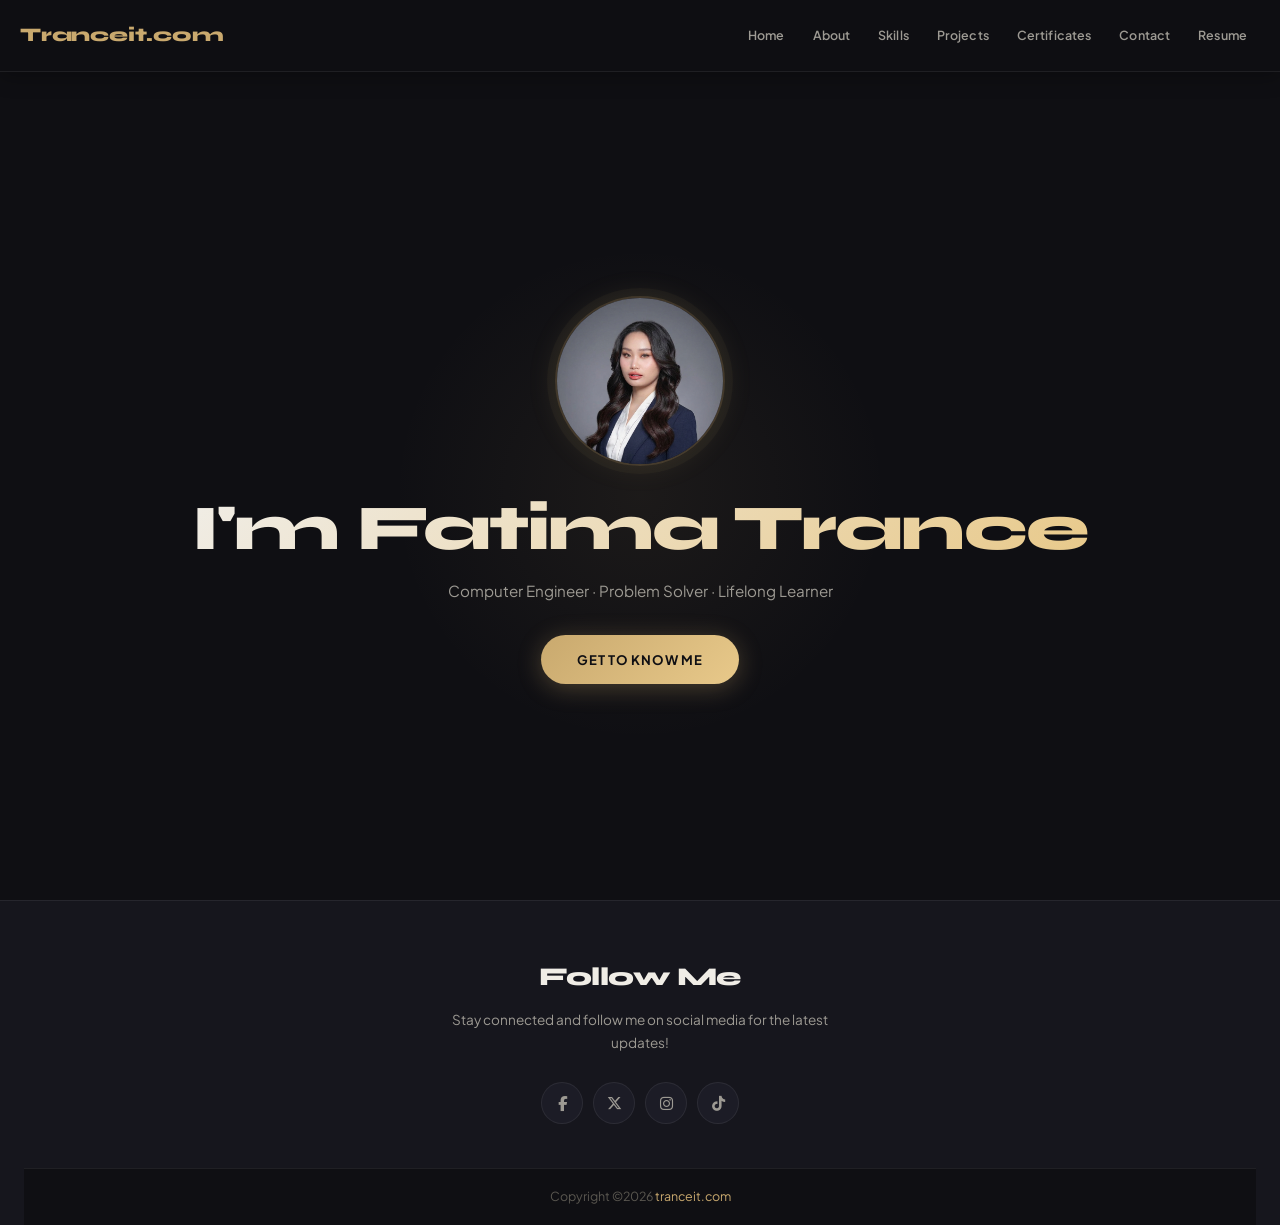
<file: index.html>
<!DOCTYPE html>
<html lang="en">
<head>
    <meta charset="UTF-8">
    <meta name="viewport" content="width=device-width, initial-scale=1.0">
    <title>Fatima Trance — Portfolio</title>
    <link rel="stylesheet" href="mainstyle.css">
    <link rel="stylesheet" href="https://cdnjs.cloudflare.com/ajax/libs/font-awesome/6.5.0/css/all.min.css">
</head>
<body class="indexbg">
    <nav>
        <h1 class="logo">Tranceit.com</h1>
        <a href="index.html">Home</a>
        <a href="Aboutme.html">About</a>
        <a href="skills.html">Skills</a>
        <a href="projects.html">Projects</a>
        <a href="Certs.html">Certificates</a>
        <a href="contacts.html">Contact</a>
        <a href="Trance, Maria Fatima B. - RESUME.pdf" download>Resume</a>
    </nav>

    <section class="start-container">
        <img class="img-start" src="Picture1.png" alt="Fatima Trance">
        <h1>I'm Fatima Trance</h1>
        <p>Computer Engineer · Problem Solver · Lifelong Learner</p>
        <a href="Aboutme.html">Get to know me</a>
    </section>

    <footer class="footer-container">
        <div class="footer-main">
            <h1 class="footer-div-h1">Follow Me</h1>
            <p>Stay connected and follow me on social media for the latest updates!</p>
            <div class="social-icons">
                <a href="https://www.facebook.com/fatima.trance.3" aria-label="Facebook"><i class="fab fa-facebook-f"></i></a>
                <a href="https://x.com/" aria-label="Twitter"><i class="fab fa-x-twitter"></i></a>
                <a href="https://www.instagram.com/huhahoooo/" aria-label="Instagram"><i class="fab fa-instagram"></i></a>
                <a href="https://www.tiktok.com/@......leee" aria-label="TikTok"><i class="fab fa-tiktok"></i></a>
            </div>
        </div>
        <div class="footer-bottom">
            <div class="copyright">Copyright ©2026 <a href="index.html">tranceit.com</a></div>
        </div>
    </footer>
</body>
</html>
</file>
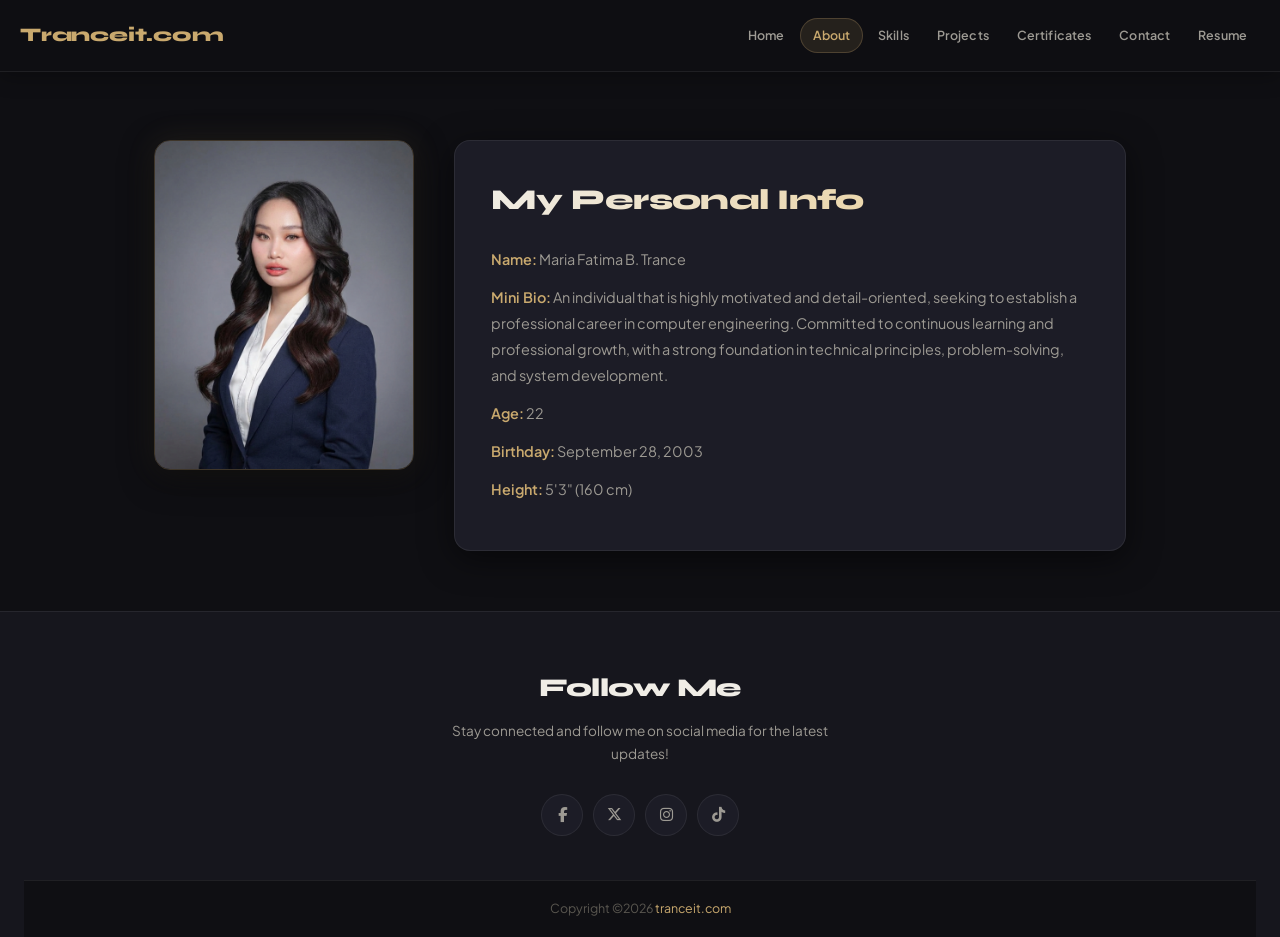
<file: Aboutme.html>
<!DOCTYPE html>
<html lang="en">
<head>
    <meta charset="UTF-8">
    <meta name="viewport" content="width=device-width, initial-scale=1.0">
    <title>About Me — Fatima Trance</title>
    <link rel="stylesheet" href="mainstyle.css">
    <link rel="stylesheet" href="https://cdnjs.cloudflare.com/ajax/libs/font-awesome/6.5.0/css/all.min.css">
</head>
<body class="aboutmebg">
    <nav>
        <h1 class="logo">Tranceit.com</h1>
        <a href="index.html">Home</a>
        <a class="selected-a" href="#">About</a>
        <a href="skills.html">Skills</a>
        <a href="projects.html">Projects</a>
        <a href="Certs.html">Certificates</a>
        <a href="contacts.html">Contact</a>
        <a href="Trance, Maria Fatima B. - RESUME.pdf" download>Resume</a>
    </nav>

    <main>
        <div class="info-img">
            <img class="img-about" src="Picture2.png" alt="Maria Fatima B. Trance">
            <section class="about-infobox">
                <h2>My Personal Info</h2>
                <p><b>Name:</b> Maria Fatima B. Trance</p>
                <p><b>Mini Bio:</b> An individual that is highly motivated and detail-oriented, seeking to establish a professional career in computer engineering. Committed to continuous learning and professional growth, with a strong foundation in technical principles, problem-solving, and system development.</p>
                <p><b>Age:</b> 22</p>
                <p><b>Birthday:</b> September 28, 2003</p>
                <p><b>Height:</b> 5'3" (160 cm)</p>
            </section>
        </div>
    </main>

    <footer class="footer-container">
        <div class="footer-main">
            <h1 class="footer-div-h1">Follow Me</h1>
            <p>Stay connected and follow me on social media for the latest updates!</p>
            <div class="social-icons">
                <a href="https://www.facebook.com/fatima.trance.3" aria-label="Facebook"><i class="fab fa-facebook-f"></i></a>
                <a href="https://x.com/" aria-label="Twitter"><i class="fab fa-x-twitter"></i></a>
                <a href="https://www.instagram.com/huhahoooo/" aria-label="Instagram"><i class="fab fa-instagram"></i></a>
                <a href="https://www.tiktok.com/@......leee" aria-label="TikTok"><i class="fab fa-tiktok"></i></a>
            </div>
        </div>
        <div class="footer-bottom">
            <div class="copyright">Copyright ©2026 <a href="index.html">tranceit.com</a></div>
        </div>
    </footer>
</body>
</html>
</file>
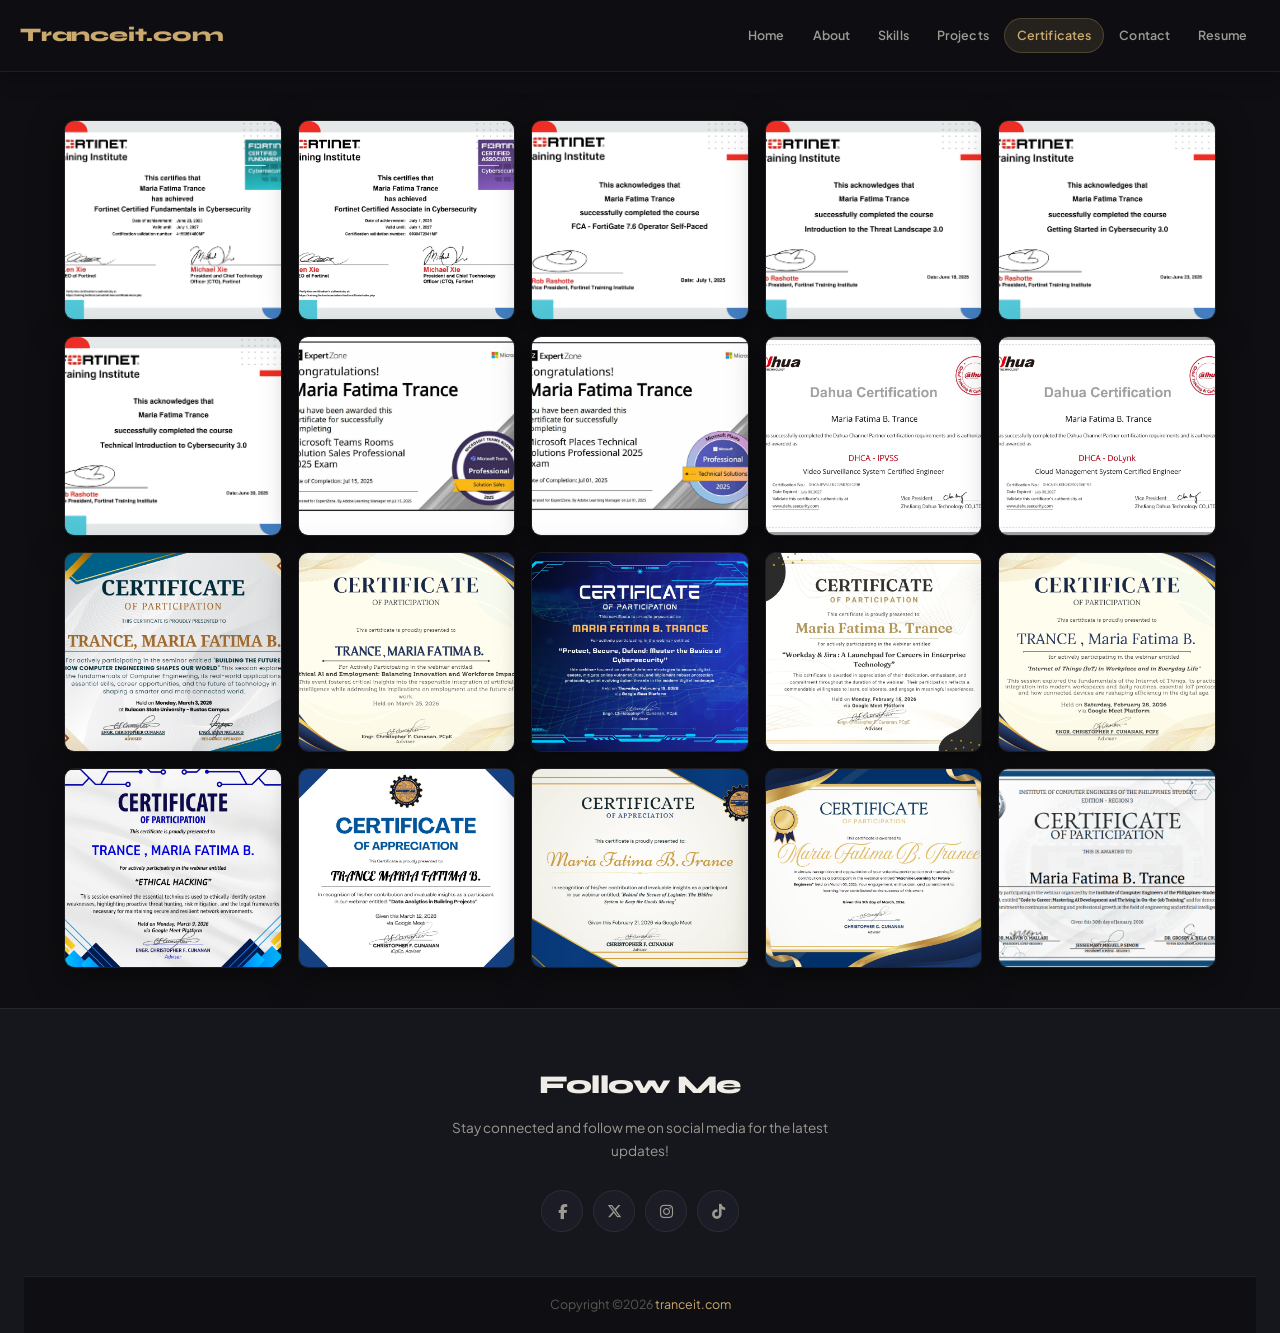
<file: Certs.html>
<!DOCTYPE html>
<html lang="en">
<head>
    <meta charset="UTF-8">
    <meta name="viewport" content="width=device-width, initial-scale=1.0">
    <title>Certificates — Fatima Trance</title>
    <link rel="stylesheet" href="mainstyle.css">
    <link rel="stylesheet" href="https://cdnjs.cloudflare.com/ajax/libs/font-awesome/6.5.0/css/all.min.css">
</head>
<body class="aboutmebg">
    <nav>
        <h1 class="logo">Tranceit.com</h1>
        <a href="index.html">Home</a>
        <a href="Aboutme.html">About</a>
        <a href="skills.html">Skills</a>
        <a href="projects.html">Projects</a>
        <a class="selected-a" href="#">Certificates</a>
        <a href="contacts.html">Contact</a>
        <a href="Trance, Maria Fatima B. - RESUME.pdf" download>Resume</a>
    </nav>

    <section class="img-section">
        <img class="img-cert" src="FCert (1).jpg" alt="Certificate 1">
        <img src="FCert (2).jpg" alt="Certificate 2">
        <img src="FCert (3).jpg" alt="Certificate 3">
        <img src="FCert (4).jpg" alt="Certificate 4">
        <img src="FCert (5).jpg" alt="Certificate 5">
        <img src="FCert (6).jpg" alt="Certificate 6">
        <img src="FCert (7).jpg" alt="Certificate 7">
        <img src="FCert (8).jpg" alt="Certificate 8">
        <img src="FCert (9).jpg" alt="Certificate 9">
        <img src="FCert (10).jpg" alt="Certificate 10">
        <img src="cert (1).jpg" alt="Certificate 11">
        <img src="cert (2).jpg" alt="Certificate 12">
        <img src="cert (3).jpg" alt="Certificate 13">
        <img src="cert (4).jpg" alt="Certificate 14">
        <img src="cert (5).jpg" alt="Certificate 15">
        <img src="cert (6).jpg" alt="Certificate 16">
        <img src="cert (7).jpg" alt="Certificate 17">
        <img src="cert (8).jpg" alt="Certificate 18">
        <img src="cert (9).jpg" alt="Certificate 19">
        <img src="cert (10).png" alt="Certificate 20">
    </section>

    <footer class="footer-container">
        <div class="footer-main">
            <h1 class="footer-div-h1">Follow Me</h1>
            <p>Stay connected and follow me on social media for the latest updates!</p>
            <div class="social-icons">
                <a href="https://www.facebook.com/fatima.trance.3" aria-label="Facebook"><i class="fab fa-facebook-f"></i></a>
                <a href="https://x.com/" aria-label="Twitter"><i class="fab fa-x-twitter"></i></a>
                <a href="https://www.instagram.com/huhahoooo/" aria-label="Instagram"><i class="fab fa-instagram"></i></a>
                <a href="https://www.tiktok.com/@......leee" aria-label="TikTok"><i class="fab fa-tiktok"></i></a>
            </div>
        </div>
        <div class="footer-bottom">
            <div class="copyright">Copyright ©2026 <a href="index.html">tranceit.com</a></div>
        </div>
    </footer>
</body>
</html>
</file>
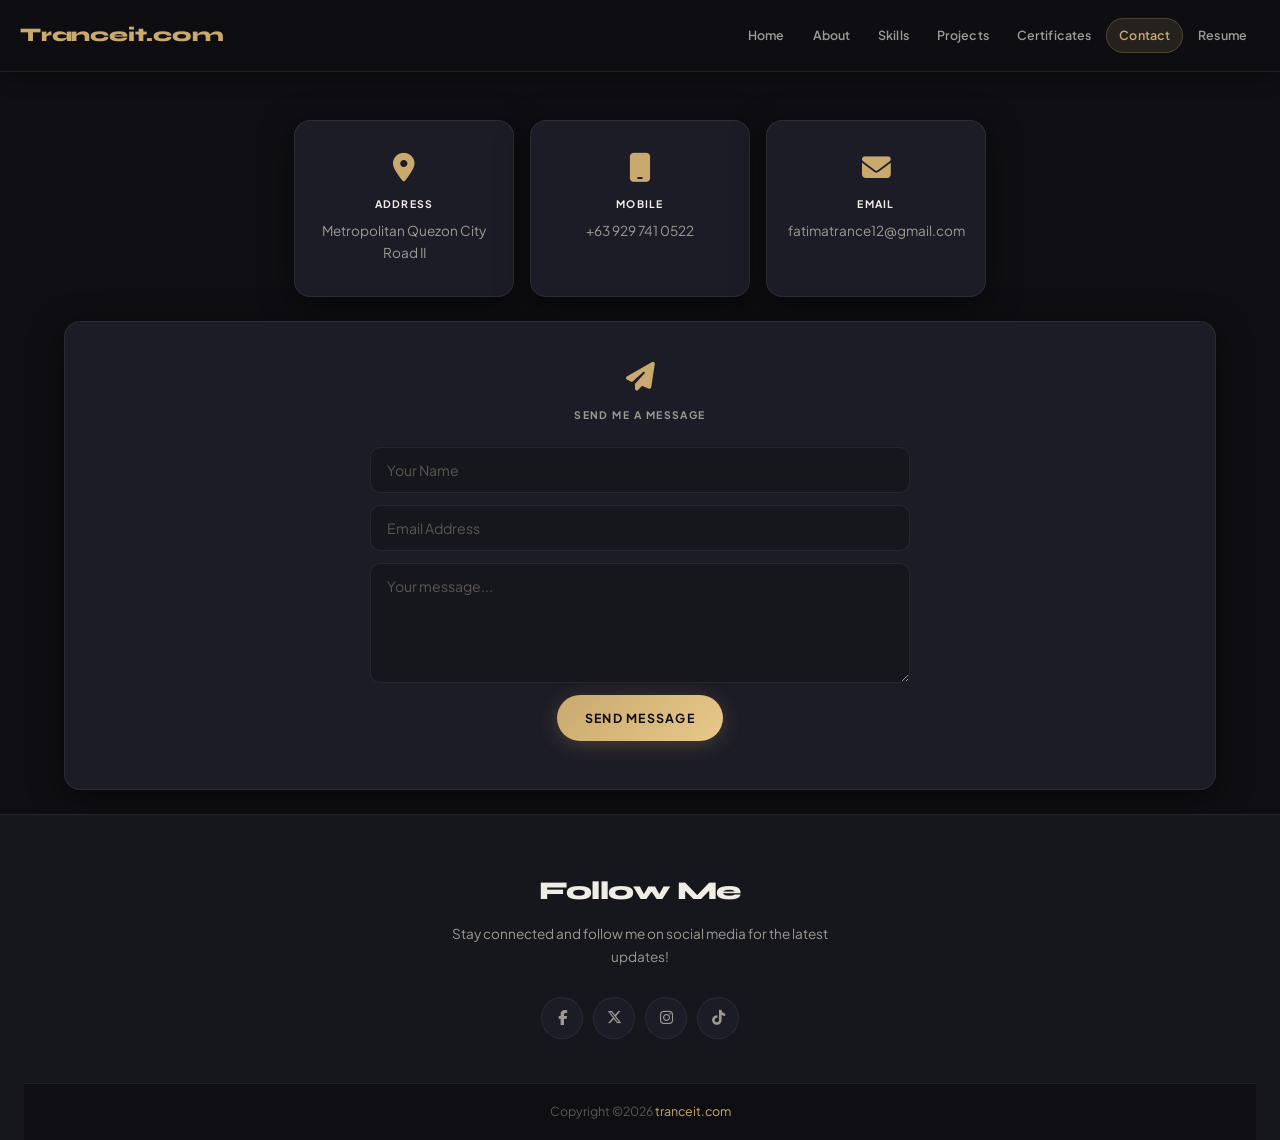
<file: contacts.html>
<!DOCTYPE html>
<html lang="en">
<head>
    <meta charset="UTF-8">
    <meta name="viewport" content="width=device-width, initial-scale=1.0">
    <title>Contact — Fatima Trance</title>
    <link rel="stylesheet" href="mainstyle.css">
    <link rel="stylesheet" href="https://cdnjs.cloudflare.com/ajax/libs/font-awesome/6.5.0/css/all.min.css">
</head>
<body class="aboutmebg">
    <nav>
        <h1 class="logo">Tranceit.com</h1>
        <a href="index.html">Home</a>
        <a href="Aboutme.html">About</a>
        <a href="skills.html">Skills</a>
        <a href="projects.html">Projects</a>
        <a href="Certs.html">Certificates</a>
        <a class="selected-a" href="#">Contact</a>
        <a href="Trance, Maria Fatima B. - RESUME.pdf" download>Resume</a>
    </nav>

    <section class="square-contact">
        <div>
            <i class="fas fa-location-dot"></i>
            <p><b>Address</b>Metropolitan Quezon City Road II</p>
        </div>
        <div>
            <i class="fas fa-mobile"></i>
            <p><b>Mobile</b>+63 929 741 0522</p>
        </div>
        <div>
            <i class="fas fa-envelope"></i>
            <p><b>Email</b>fatimatrance12@gmail.com</p>
        </div>
    </section>

    <section class="square-contact-div-send">
        <div>
            <i class="fas fa-paper-plane"></i>
            <p><b>Send Me a Message</b></p>
            <form style="display:flex; flex-direction:column; align-items:center;">
                <input type="text" placeholder="Your Name" required />
                <input type="email" placeholder="Email Address" required />
                <textarea placeholder="Your message..." style="min-height:120px;"></textarea>
                <button type="submit">Send Message</button>
            </form>
        </div>
    </section>

    <footer class="footer-container">
        <div class="footer-main">
            <h1 class="footer-div-h1">Follow Me</h1>
            <p>Stay connected and follow me on social media for the latest updates!</p>
            <div class="social-icons">
                <a href="https://www.facebook.com/fatima.trance.3" aria-label="Facebook"><i class="fab fa-facebook-f"></i></a>
                <a href="https://x.com/" aria-label="Twitter"><i class="fab fa-x-twitter"></i></a>
                <a href="https://www.instagram.com/huhahoooo/" aria-label="Instagram"><i class="fab fa-instagram"></i></a>
                <a href="https://www.tiktok.com/@......leee" aria-label="TikTok"><i class="fab fa-tiktok"></i></a>
            </div>
        </div>
        <div class="footer-bottom">
            <div class="copyright">Copyright ©2026 <a href="index.html">tranceit.com</a></div>
        </div>
    </footer>
</body>
</html>
</file>
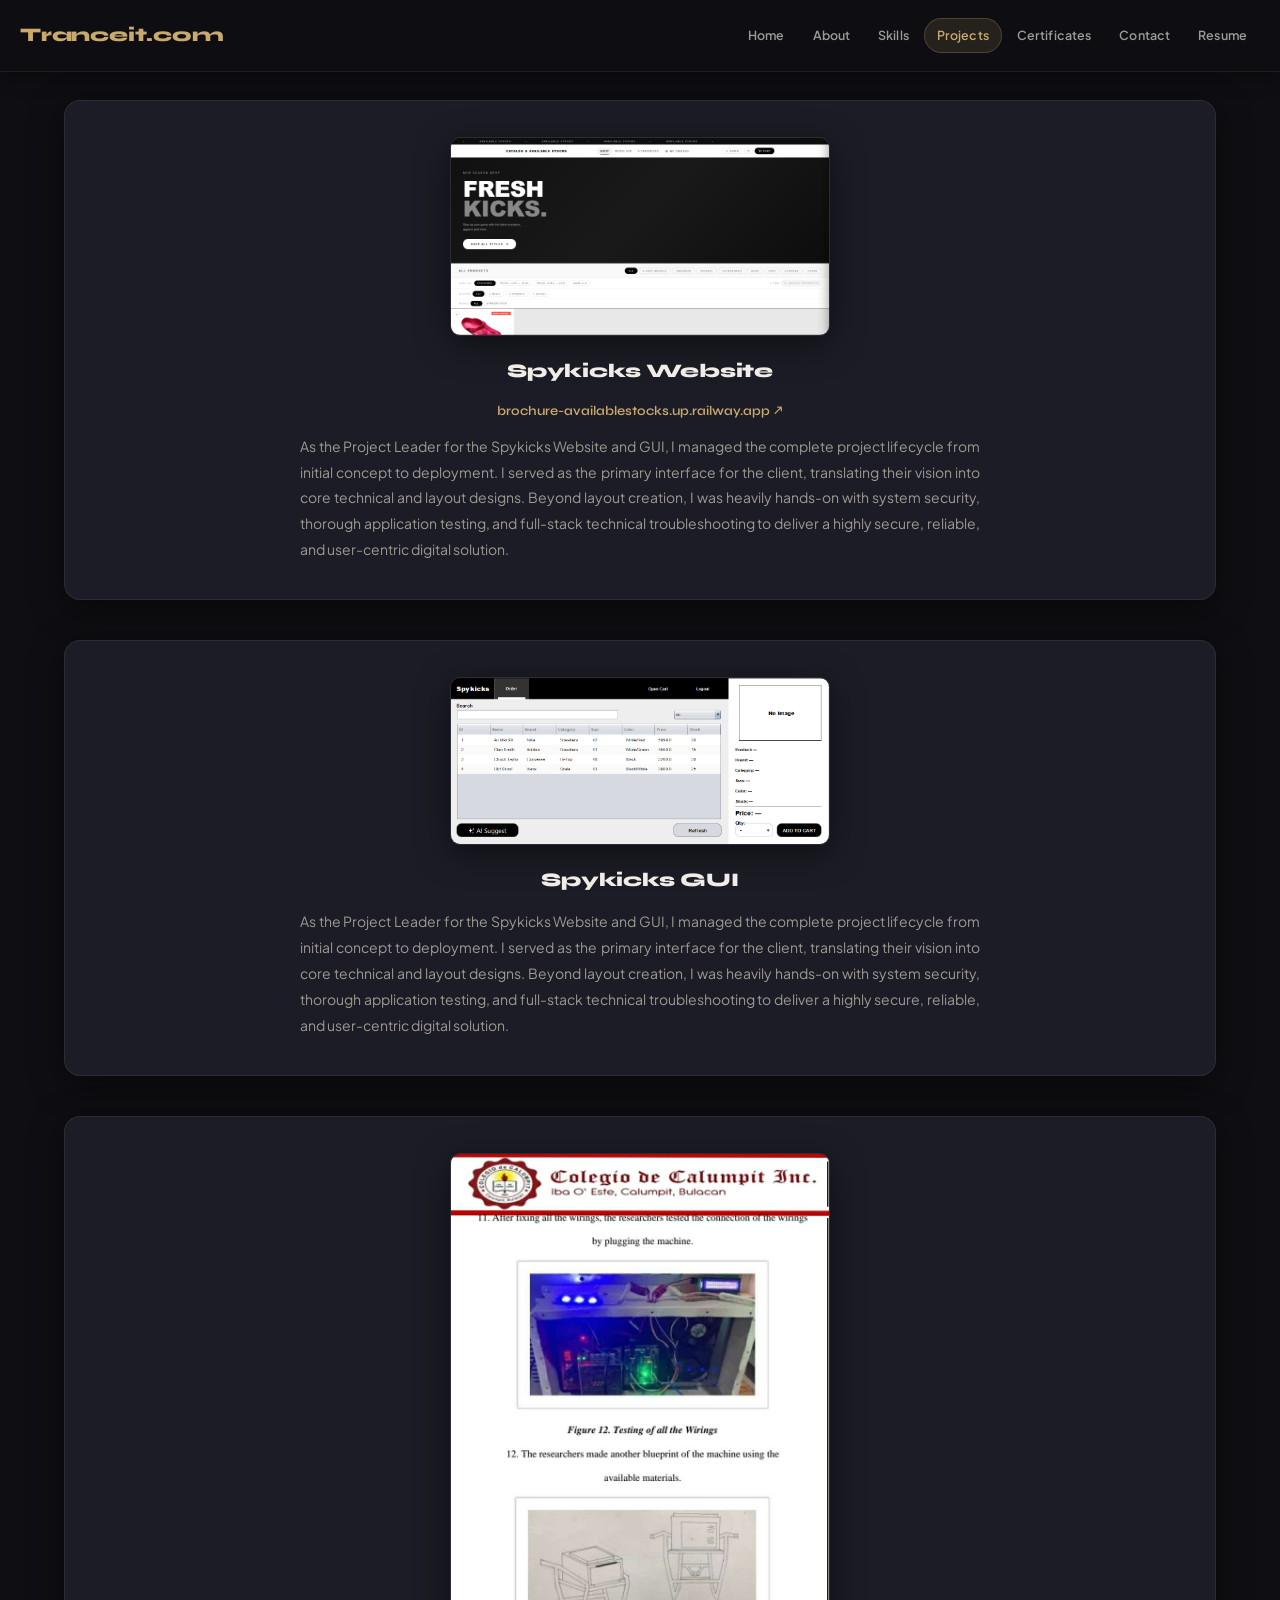
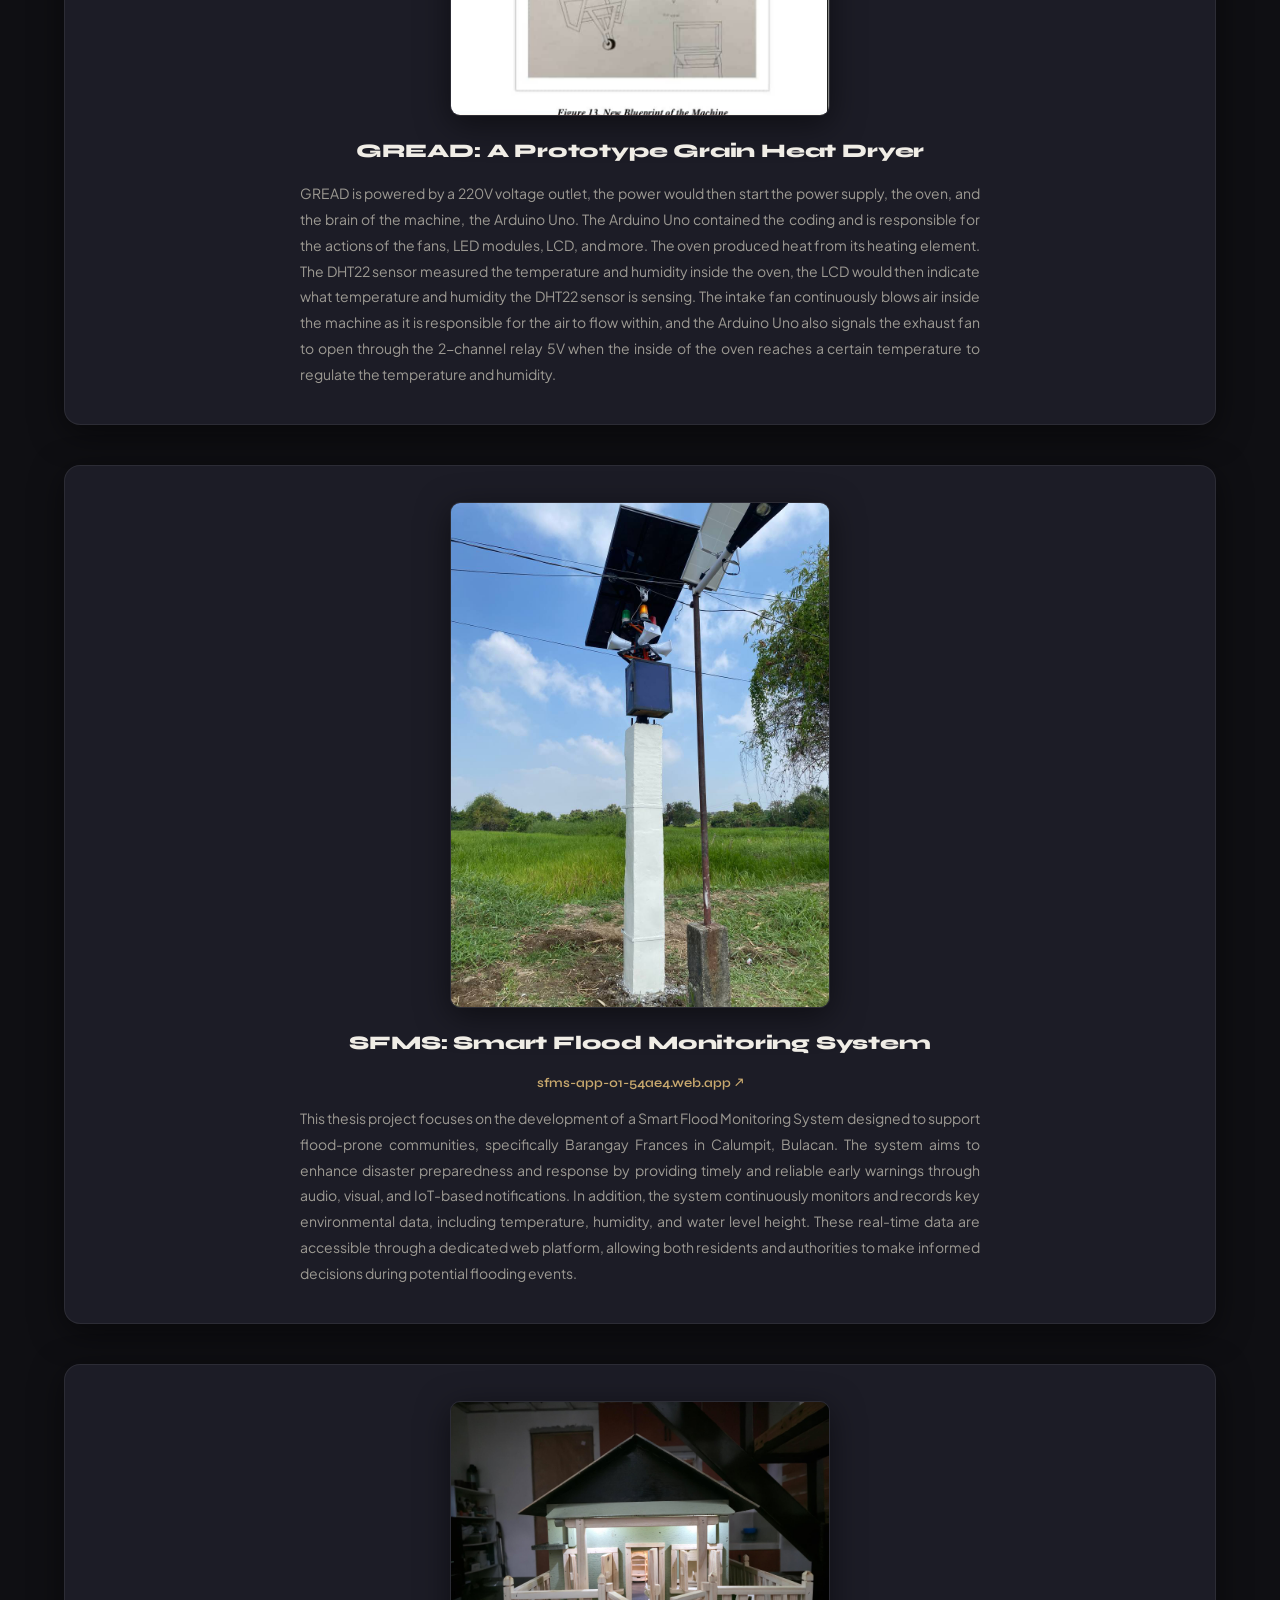
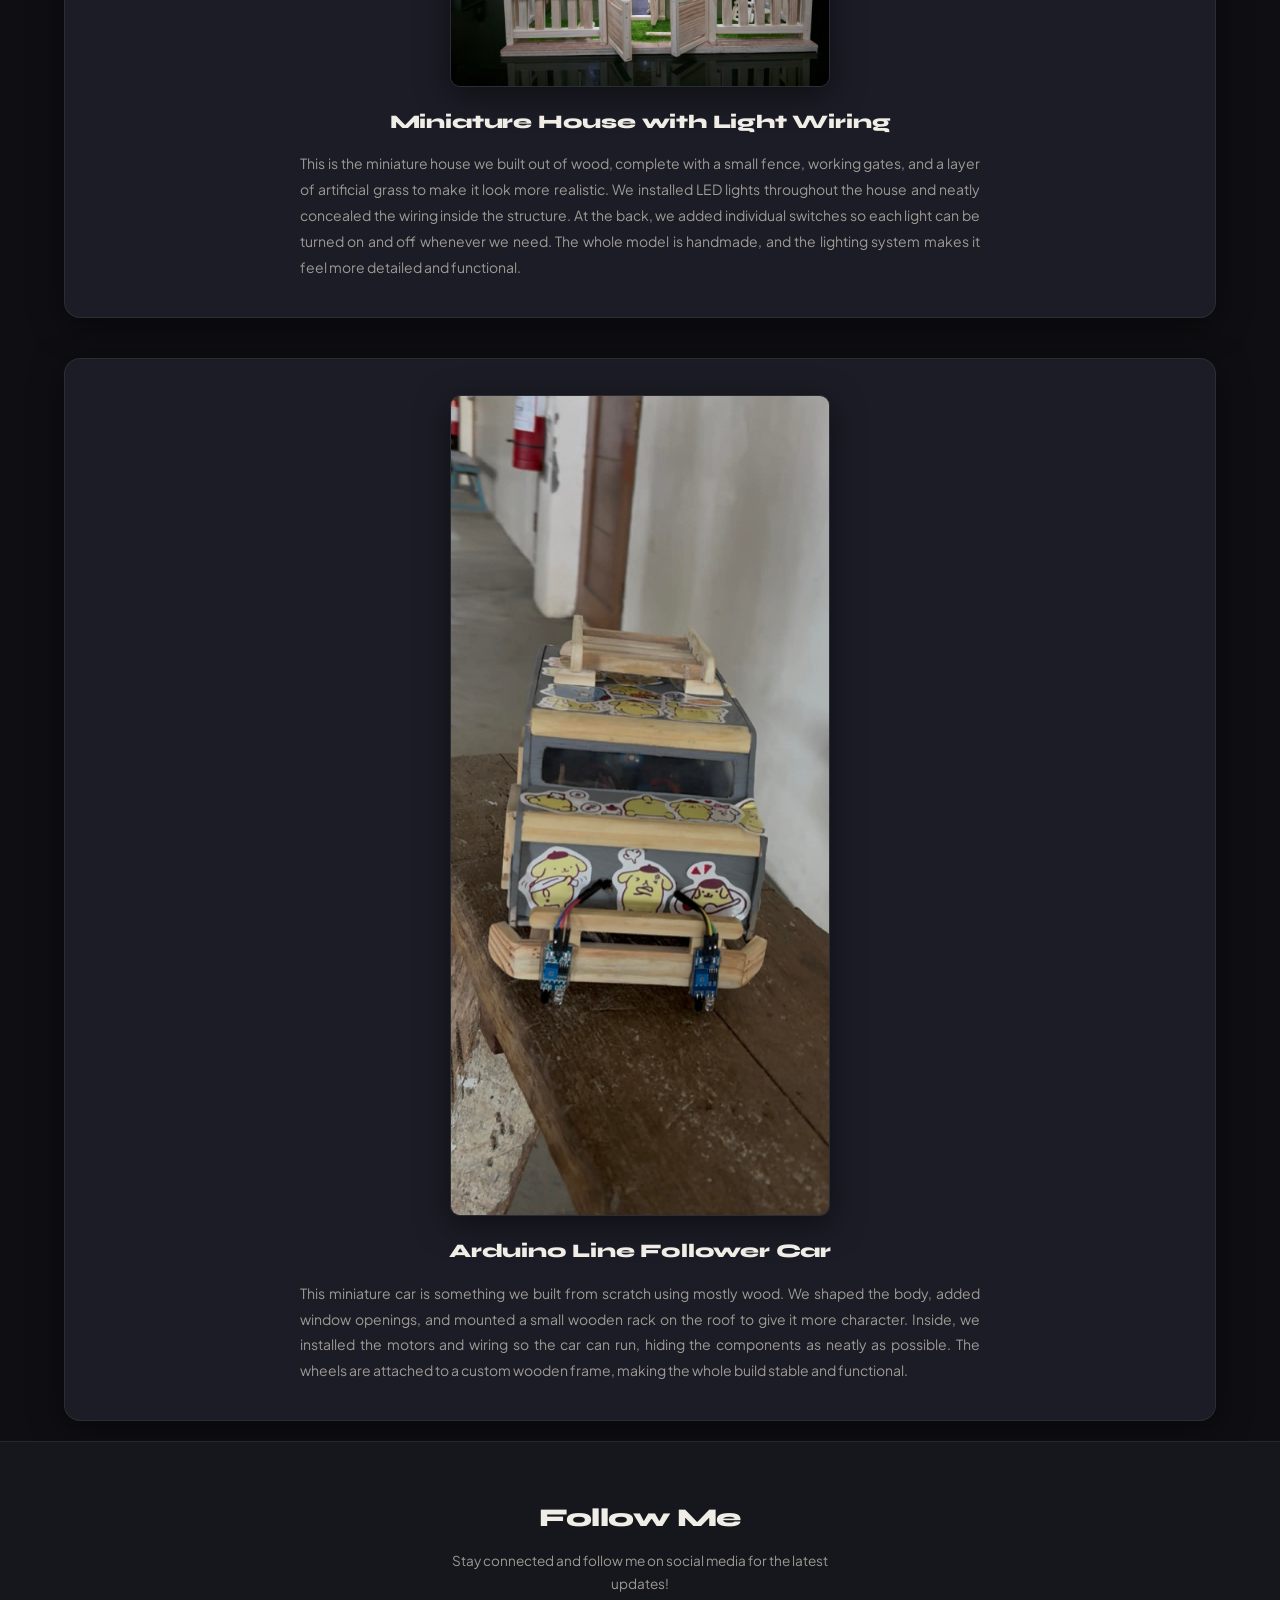
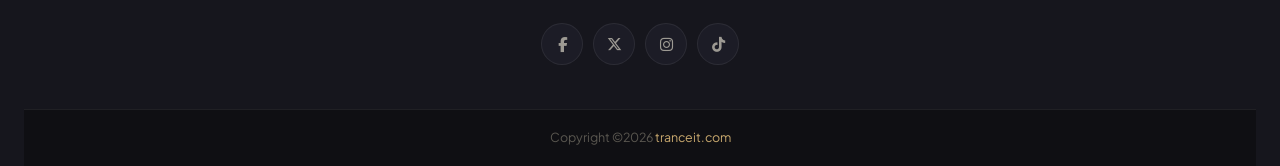
<file: projects.html>
<!DOCTYPE html>
<html lang="en">
<head>
    <meta charset="UTF-8">
    <meta name="viewport" content="width=device-width, initial-scale=1.0">
    <title>Projects — Fatima Trance</title>
    <link rel="stylesheet" href="mainstyle.css">
    <link rel="stylesheet" href="https://cdnjs.cloudflare.com/ajax/libs/font-awesome/6.5.0/css/all.min.css">
</head>
<body class="aboutmebg">
    <nav>
        <h1 class="logo">Tranceit.com</h1>
        <a href="index.html">Home</a>
        <a href="Aboutme.html">About</a>
        <a href="skills.html">Skills</a>
        <a class="selected-a" href="#">Projects</a>
        <a href="Certs.html">Certificates</a>
        <a href="contacts.html">Contact</a>
        <a href="Trance, Maria Fatima B. - RESUME.pdf" download>Resume</a>
    </nav>

    <section class="project-infobox">
        <img class="img-project" src="Spykicks.png" alt="Spykicks Website">
        <h1 class="project-title">Spykicks Website</h1>
        <a class="project-title" href="https://brochure-availablestocks.up.railway.app/" target="_blank">brochure-availablestocks.up.railway.app ↗</a>
        <p class="project-desc">As the Project Leader for the Spykicks Website and GUI, I managed the complete project lifecycle from initial concept to deployment. I served as the primary interface for the client, translating their vision into core technical and layout designs. Beyond layout creation, I was heavily hands-on with system security, thorough application testing, and full-stack technical troubleshooting  to deliver a highly secure, reliable, and user-centric digital solution.</p>
    </section>

    <section class="project-infobox">
        <img class="img-project" src="SpykicksGUI (1).png" alt="Spykicks GUI">
        <h1 class="project-title">Spykicks GUI</h1>
        <p class="project-desc">As the Project Leader for the Spykicks Website and GUI, I managed the complete project lifecycle from initial concept to deployment. I served as the primary interface for the client, translating their vision into core technical and layout designs. Beyond layout creation, I was heavily hands-on with system security, thorough application testing, and full-stack technical troubleshooting  to deliver a highly secure, reliable, and user-centric digital solution.</p>
    </section>
    
    <section class="project-infobox">
        <img class="img-project" src="Proj1.jpg" alt="GREAD Project">
        <h1 class="project-title">GREAD: A Prototype Grain Heat Dryer</h1>
        <p class="project-desc">GREAD is powered by a 220V voltage outlet, the power would then start the power supply, the oven, and the brain of the machine, the Arduino Uno. The Arduino Uno contained the coding and is responsible for the actions of the fans, LED modules, LCD, and more. The oven produced heat from its heating element. The DHT22 sensor measured the temperature and humidity inside the oven, the LCD would then indicate what temperature and humidity the DHT22 sensor is sensing. The intake fan continuously blows air inside the machine as it is responsible for the air to flow within, and the Arduino Uno also signals the exhaust fan to open through the 2-channel relay 5V when the inside of the oven reaches a certain temperature to regulate the temperature and humidity.</p>
    </section>

    <section class="project-infobox">
        <img class="img-project" src="SFMS1.jpg" alt="SFMS Project">
        <h1 class="project-title">SFMS: Smart Flood Monitoring System</h1>
        <a class="project-title" href="https://sfms-app-01-54ae4.web.app/" target="_blank">sfms-app-01-54ae4.web.app ↗</a>
        <p class="project-desc">This thesis project focuses on the development of a Smart Flood Monitoring System designed to support flood-prone communities, specifically Barangay Frances in Calumpit, Bulacan. The system aims to enhance disaster preparedness and response by providing timely and reliable early warnings through audio, visual, and IoT-based notifications. In addition, the system continuously monitors and records key environmental data, including temperature, humidity, and water level height. These real-time data are accessible through a dedicated web platform, allowing both residents and authorities to make informed decisions during potential flooding events.</p>
    </section>

    <section class="project-infobox">
        <img class="img-project" src="Proj2.jpg" alt="Miniature House Project">
        <h1 class="project-title">Miniature House with Light Wiring</h1>
        <p class="project-desc">This is the miniature house we built out of wood, complete with a small fence, working gates, and a layer of artificial grass to make it look more realistic. We installed LED lights throughout the house and neatly concealed the wiring inside the structure. At the back, we added individual switches so each light can be turned on and off whenever we need. The whole model is handmade, and the lighting system makes it feel more detailed and functional.</p>
    </section>

    <section class="project-infobox">
        <img class="img-project" src="Proj3.jpg" alt="Line Follower Car Project">
        <h1 class="project-title">Arduino Line Follower Car</h1>
        <p class="project-desc">This miniature car is something we built from scratch using mostly wood. We shaped the body, added window openings, and mounted a small wooden rack on the roof to give it more character. Inside, we installed the motors and wiring so the car can run, hiding the components as neatly as possible. The wheels are attached to a custom wooden frame, making the whole build stable and functional.</p>
    </section>

    <footer class="footer-container">
        <div class="footer-main">
            <h1 class="footer-div-h1">Follow Me</h1>
            <p>Stay connected and follow me on social media for the latest updates!</p>
            <div class="social-icons">
                <a href="https://www.facebook.com/fatima.trance.3" aria-label="Facebook"><i class="fab fa-facebook-f"></i></a>
                <a href="https://x.com/" aria-label="Twitter"><i class="fab fa-x-twitter"></i></a>
                <a href="https://www.instagram.com/huhahoooo/" aria-label="Instagram"><i class="fab fa-instagram"></i></a>
                <a href="https://www.tiktok.com/@......leee" aria-label="TikTok"><i class="fab fa-tiktok"></i></a>
            </div>
        </div>
        <div class="footer-bottom">
            <div class="copyright">Copyright ©2026 <a href="index.html">tranceit.com</a></div>
        </div>
    </footer>
</body>
</html>
</file>
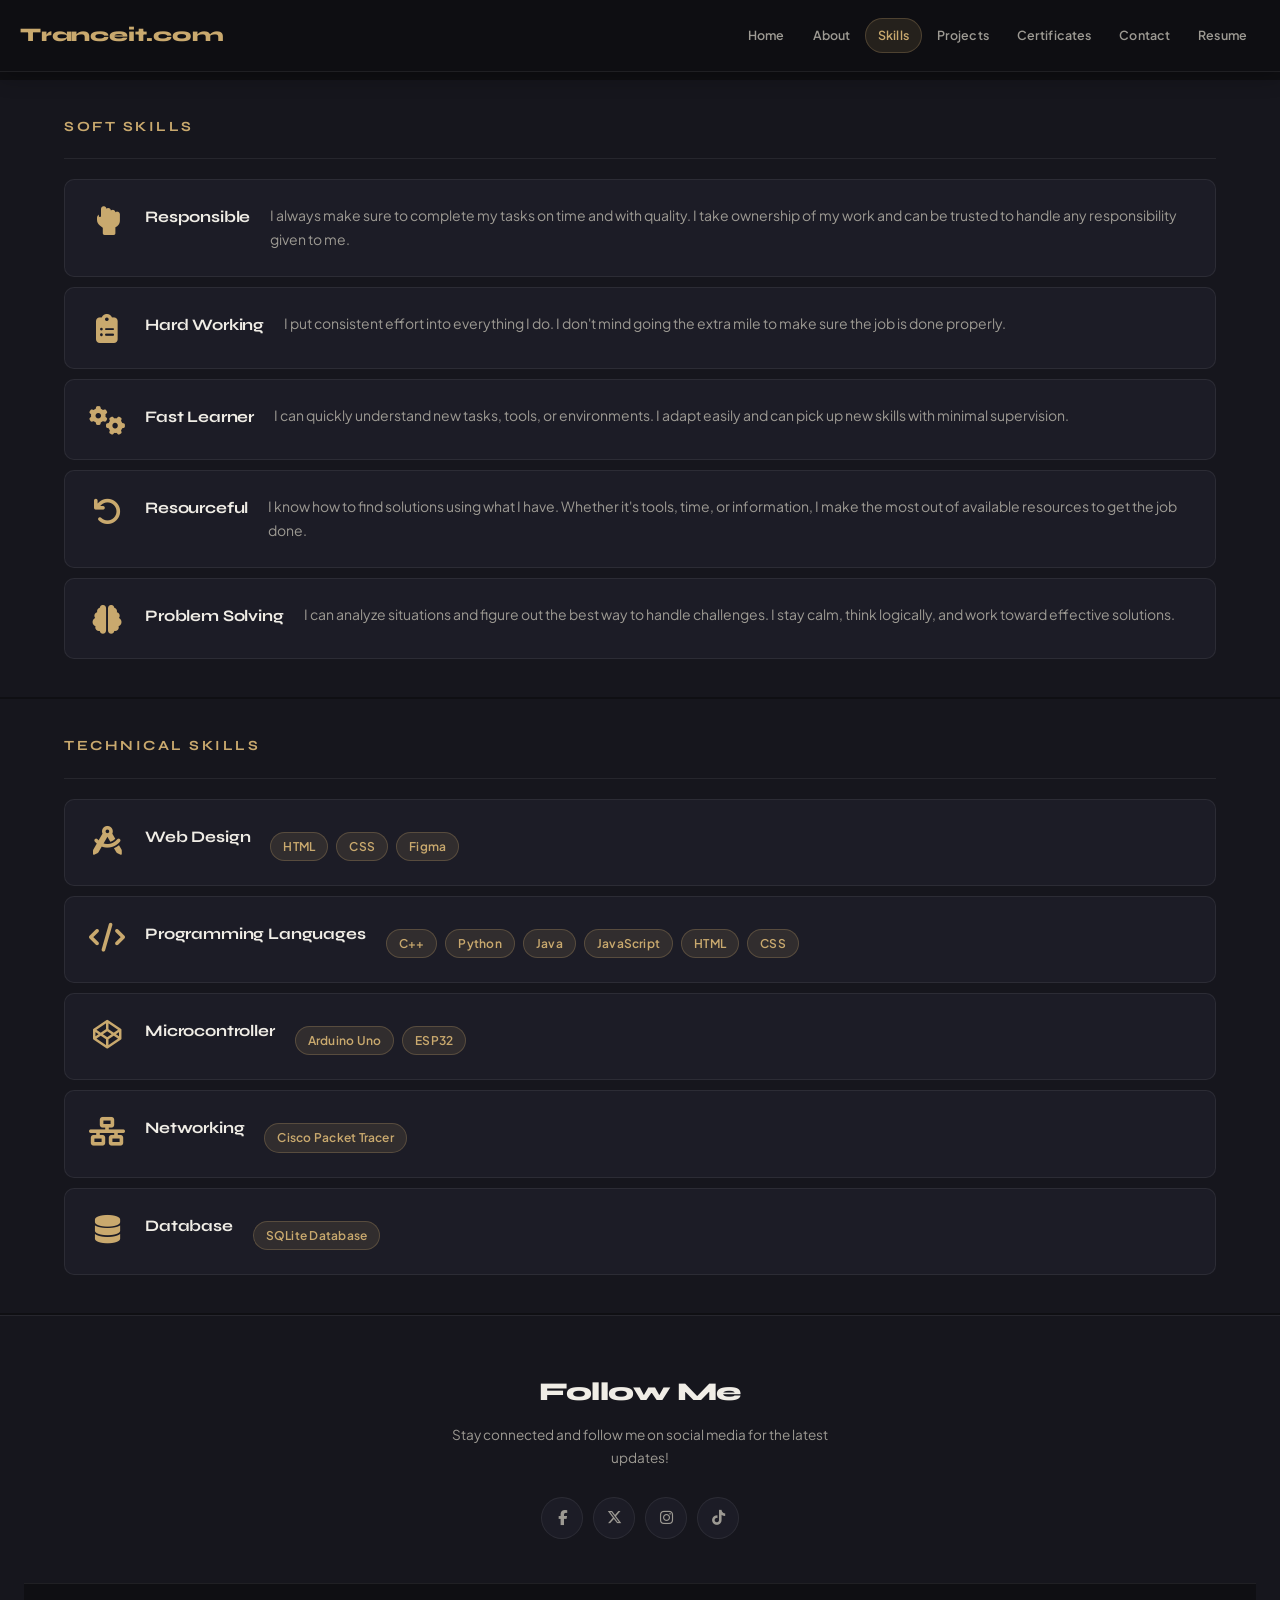
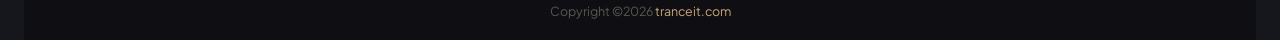
<file: skills.html>
<!DOCTYPE html>
<html lang="en">
<head>
    <meta charset="UTF-8">
    <meta name="viewport" content="width=device-width, initial-scale=1.0">
    <title>Skills — Fatima Trance</title>
    <link rel="stylesheet" href="mainstyle.css">
    <link rel="stylesheet" href="https://cdnjs.cloudflare.com/ajax/libs/font-awesome/6.5.0/css/all.min.css">
</head>
<body class="aboutmebg">
    <nav>
        <h1 class="logo">Tranceit.com</h1>
        <a href="index.html">Home</a>
        <a href="Aboutme.html">About</a>
        <a class="selected-a" href="#">Skills</a>
        <a href="projects.html">Projects</a>
        <a href="Certs.html">Certificates</a>
        <a href="contacts.html">Contact</a>
        <a href="Trance, Maria Fatima B. - RESUME.pdf" download>Resume</a>
    </nav>

    <main class="skills-container">
        <h1 class="skills">Soft Skills</h1>
        <section class="square-skills1">
            <div>
                <i class="fa-solid fa-hand-back-fist"></i>
                <div>
                    <h1 class="skill-title">Responsible</h1>
                    <p class="skill-description">I always make sure to complete my tasks on time and with quality. I take ownership of my work and can be trusted to handle any responsibility given to me.</p>
                </div>
            </div>
        </section>
        <section class="square-skills1">
            <div>
                <i class="fa-solid fa-clipboard-list"></i>
                <div>
                    <h1 class="skill-title">Hard Working</h1>
                    <p class="skill-description">I put consistent effort into everything I do. I don't mind going the extra mile to make sure the job is done properly.</p>
                </div>
            </div>
        </section>
        <section class="square-skills1">
            <div>
                <i class="fa-solid fa-gears"></i>
                <div>
                    <h1 class="skill-title">Fast Learner</h1>
                    <p class="skill-description">I can quickly understand new tasks, tools, or environments. I adapt easily and can pick up new skills with minimal supervision.</p>
                </div>
            </div>
        </section>
        <section class="square-skills1">
            <div>
                <i class="fa-solid fa-arrow-rotate-left"></i>
                <div>
                    <h1 class="skill-title">Resourceful</h1>
                    <p class="skill-description">I know how to find solutions using what I have. Whether it's tools, time, or information, I make the most out of available resources to get the job done.</p>
                </div>
            </div>
        </section>
        <section class="square-skills1">
            <div>
                <i class="fa-solid fa-brain"></i>
                <div>
                    <h1 class="skill-title">Problem Solving</h1>
                    <p class="skill-description">I can analyze situations and figure out the best way to handle challenges. I stay calm, think logically, and work toward effective solutions.</p>
                </div>
            </div>
        </section>
    </main>

    <main class="skills-container">
        <h1 class="skills">Technical Skills</h1>
        <section class="square-skills1">
            <div>
                <i class="fa-solid fa-compass-drafting"></i>
                <div>
                    <h1 class="skill-title">Web Design</h1>
                    <ul><li>HTML</li><li>CSS</li><li>Figma</li></ul>
                </div>
            </div>
        </section>
        <section class="square-skills1">
            <div>
                <i class="fa-solid fa-code"></i>
                <div>
                    <h1 class="skill-title">Programming Languages</h1>
                    <ul><li>C++</li><li>Python</li><li>Java</li><li>JavaScript</li><li>HTML</li><li>CSS</li></ul>
                </div>
            </div>
        </section>
        <section class="square-skills1">
            <div>
                <i class="fa-brands fa-codepen"></i>
                <div>
                    <h1 class="skill-title">Microcontroller</h1>
                    <ul><li>Arduino Uno</li><li>ESP32</li></ul>
                </div>
            </div>
        </section>
        <section class="square-skills1">
            <div>
                <i class="fa-solid fa-network-wired"></i>
                <div>
                    <h1 class="skill-title">Networking</h1>
                    <ul><li>Cisco Packet Tracer</li></ul>
                </div>
            </div>
        </section>
        <section class="square-skills1">
            <div>
                <i class="fa-solid fa-database"></i>
                <div>
                    <h1 class="skill-title">Database</h1>
                    <ul><li>SQLite Database</li></ul>
                </div>
            </div>
        </section>
    </main>

    <footer class="footer-container">
        <div class="footer-main">
            <h1 class="footer-div-h1">Follow Me</h1>
            <p>Stay connected and follow me on social media for the latest updates!</p>
            <div class="social-icons">
                <a href="https://www.facebook.com/fatima.trance.3" aria-label="Facebook"><i class="fab fa-facebook-f"></i></a>
                <a href="https://x.com/" aria-label="Twitter"><i class="fab fa-x-twitter"></i></a>
                <a href="https://www.instagram.com/huhahoooo/" aria-label="Instagram"><i class="fab fa-instagram"></i></a>
                <a href="https://www.tiktok.com/@......leee" aria-label="TikTok"><i class="fab fa-tiktok"></i></a>
            </div>
        </div>
        <div class="footer-bottom">
            <div class="copyright">Copyright ©2026 <a href="index.html">tranceit.com</a></div>
        </div>
    </footer>
</body>
</html>
</file>
<file: mainstyle.css>
@import url('https://fonts.googleapis.com/css2?family=Plus+Jakarta+Sans:ital,wght@0,300;0,400;0,500;0,600;0,700;0,800;1,400&family=Syne:wght@400;500;600;700;800&display=swap');

/* ===== CSS VARIABLES ===== */
:root {
  --bg-primary: #0f0f13;
  --bg-secondary: #16161d;
  --bg-card: #1c1c26;
  --bg-card-hover: #22222f;
  --accent: #c9a96e;
  --accent-light: #e8c98a;
  --accent-dim: rgba(201, 169, 110, 0.12);
  --text-primary: #f0ede6;
  --text-secondary: #9d9a93;
  --text-muted: #5a5750;
  --border: rgba(201, 169, 110, 0.25);
  --border-subtle: rgba(255,255,255,0.07);
  --nav-bg: rgba(15, 15, 19, 0.92);
  --shadow: 0 8px 32px rgba(0,0,0,0.5);
  --shadow-gold: 0 0 30px rgba(201, 169, 110, 0.12);
  --radius: 16px;
  --radius-sm: 10px;
  --transition: all 0.3s cubic-bezier(0.4, 0, 0.2, 1);
}

/* ===== RESET & BASE ===== */
*, *::before, *::after {
  margin: 0;
  padding: 0;
  box-sizing: border-box;
}

html { scroll-behavior: smooth; }

body {
  font-family: 'Plus Jakarta Sans', sans-serif;
  background-color: var(--bg-primary);
  color: var(--text-primary);
  min-height: 100vh;
  display: flex;
  flex-direction: column;
  padding-top: 80px;
  line-height: 1.6;
}

a:link, a:visited { text-decoration: none; }

/* ===== NAVIGATION ===== */
nav {
  position: fixed;
  top: 0; left: 0;
  width: 100%;
  background-color: var(--nav-bg);
  backdrop-filter: blur(20px);
  -webkit-backdrop-filter: blur(20px);
  display: flex;
  align-items: center;
  padding: 0 20px;
  height: 72px;
  border-bottom: 1px solid var(--border-subtle);
  z-index: 1000;
  gap: 2px;
  box-shadow: 0 4px 20px rgba(0,0,0,0.3);
}

.logo {
  font-family: 'Syne', sans-serif;
  font-weight: 800;
  font-size: 1.2rem;
  color: var(--accent);
  letter-spacing: -0.01em;
  margin-right: auto;
  white-space: nowrap;
  padding-left: 0;
}

nav a {
  font-family: 'Plus Jakarta Sans', sans-serif;
  font-size: 0.78rem;
  font-weight: 600;
  color: var(--text-secondary);
  padding: 7px 12px;
  border-radius: 100px;
  background: transparent;
  border: 1px solid transparent;
  transition: var(--transition);
  white-space: nowrap;
  width: auto;
  margin: 0;
  letter-spacing: 0.01em;
}

nav a:hover {
  color: var(--text-primary);
  background: var(--accent-dim);
  border-color: var(--border);
  transform: none;
  box-shadow: none;
}

.selected-a {
  color: var(--accent) !important;
  background: var(--accent-dim) !important;
  border-color: var(--border) !important;
  scale: 1;
}

/* ===== HOME PAGE ===== */
.indexbg { background-color: var(--bg-primary); }
.aboutmebg { background-color: var(--bg-primary); }

.start-container {
  display: flex;
  flex-direction: column;
  align-items: center;
  justify-content: center;
  min-height: calc(100vh - 80px);
  padding: 60px 24px;
  text-align: center;
  position: relative;
  gap: 0;
}

.start-container::before {
  content: '';
  position: absolute;
  top: 20%;
  left: 50%;
  transform: translateX(-50%);
  width: 500px;
  height: 500px;
  background: radial-gradient(circle, rgba(201,169,110,0.07) 0%, transparent 70%);
  pointer-events: none;
  border-radius: 50%;
}

.img-start {
  width: 170px;
  height: 170px;
  object-fit: cover;
  border-radius: 50%;
  border: 2px solid var(--border);
  box-shadow: var(--shadow-gold), 0 0 0 8px rgba(201,169,110,0.05);
  margin-bottom: 28px;
  transition: var(--transition);
}

.img-start:hover {
  transform: scale(1.05);
  box-shadow: 0 0 50px rgba(201,169,110,0.2), 0 0 0 8px rgba(201,169,110,0.08);
}

.start-container h1 {
  font-family: 'Syne', sans-serif;
  font-size: clamp(2.2rem, 5vw, 4rem);
  font-weight: 800;
  letter-spacing: -0.03em;
  line-height: 1.1;
  margin-bottom: 14px;
  background: linear-gradient(135deg, var(--text-primary) 0%, var(--accent-light) 100%);
  -webkit-background-clip: text;
  -webkit-text-fill-color: transparent;
  background-clip: text;
}

.start-container p {
  font-size: 0.95rem;
  color: var(--text-secondary);
  margin-bottom: 32px;
}

.start-container > a {
  font-size: 0.82rem;
  font-weight: 700;
  color: var(--bg-primary);
  background: linear-gradient(135deg, var(--accent) 0%, var(--accent-light) 100%);
  padding: 14px 36px;
  border-radius: 100px;
  border: none;
  letter-spacing: 0.06em;
  text-transform: uppercase;
  transition: var(--transition);
  box-shadow: 0 4px 24px rgba(201,169,110,0.3);
  width: auto;
  margin: 0;
  display: inline-block;
}

.start-container > a:hover {
  transform: translateY(-2px);
  box-shadow: 0 8px 32px rgba(201,169,110,0.45);
  color: var(--bg-primary);
  background: linear-gradient(135deg, var(--accent-light) 0%, var(--accent) 100%);
}

/* ===== ABOUT PAGE ===== */
.info-img {
  display: flex;
  align-items: flex-start;
  gap: 40px;
  padding: 60px 5%;
  max-width: 1100px;
  margin: 0 auto;
  flex-wrap: wrap;
}

.img-about {
  width: 260px;
  height: 330px;
  object-fit: cover;
  border-radius: var(--radius);
  border: 1.5px solid var(--border);
  box-shadow: var(--shadow), var(--shadow-gold);
  flex-shrink: 0;
  transition: var(--transition);
  float: none;
  margin: 0;
}

.img-about:hover {
  transform: scale(1.02);
  box-shadow: var(--shadow), 0 0 40px rgba(201,169,110,0.18);
}

.about-infobox {
  flex: 1;
  min-width: 280px;
  background: var(--bg-card);
  border: 1px solid var(--border-subtle);
  border-radius: var(--radius);
  padding: 36px;
  box-shadow: var(--shadow);
  display: block;
  justify-content: unset;
  align-items: unset;
  flex-wrap: unset;
  padding-left: 36px;
}

.about-infobox h2 {
  font-family: 'Syne', sans-serif;
  font-size: 1.8rem !important;
  font-weight: 800;
  letter-spacing: -0.02em;
  margin-bottom: 24px;
  background: linear-gradient(135deg, var(--text-primary) 0%, var(--accent-light) 100%);
  -webkit-background-clip: text;
  -webkit-text-fill-color: transparent;
  background-clip: text;
}

.about-infobox p {
  font-size: 0.9rem;
  color: var(--text-secondary);
  line-height: 1.8;
  margin-bottom: 12px;
}

.about-infobox p b {
  color: var(--accent);
  font-weight: 600;
}

/* ===== SKILLS PAGE ===== */
.skills-container {
  background: var(--bg-secondary);
  padding: 8px 5% 28px;
  margin-bottom: 2px;
}

.skills {
  font-family: 'Syne', sans-serif;
  font-size: 0.68rem;
  font-weight: 700;
  letter-spacing: 0.18em;
  text-transform: uppercase;
  color: var(--accent);
  padding: 28px 0 20px;
  border-bottom: 1px solid var(--border-subtle);
  margin-bottom: 20px;
  text-align: left;
  font-size: 14px;
}

.square-skills1 {
  background: var(--bg-card);
  border: 1px solid var(--border-subtle);
  border-radius: var(--radius-sm);
  padding: 24px;
  margin-bottom: 10px;
  transition: var(--transition);
  display: block;
  box-shadow: none;
  height: auto;
  width: auto;
  margin-left: 0;
  margin-right: 0;
  margin-top: 0;
}

.square-skills1:hover {
  border-color: var(--border);
  background: var(--bg-card-hover);
  transform: translateX(6px);
  box-shadow: -3px 0 0 var(--accent);
}

.square-skills1 div {
  display: flex;
  align-items: flex-start;
  gap: 20px;
  margin: 0;
}

.square-skills1 i {
  font-size: 1.8rem;
  color: var(--accent);
  flex-shrink: 0;
  margin-top: 2px;
  float: none;
  width: 36px;
  text-align: center;
}

.square-skills1 div p {
  font-size: 0.875rem;
  color: var(--text-secondary);
  line-height: 1.7;
  margin-left: 0;
  text-align: left;
}

.skill-title {
  font-family: 'Syne', sans-serif;
  font-size: 1rem;
  font-weight: 700;
  color: var(--text-primary);
  margin-bottom: 6px;
  padding-left: 0;
  letter-spacing: -0.01em;
}

.skill-description {
  font-size: 0.875rem;
  color: var(--text-secondary);
  line-height: 1.7;
  padding-left: 0;
}

ul {
  list-style: none;
  margin-left: 0;
  display: flex;
  flex-wrap: wrap;
  gap: 8px;
  margin-top: 8px;
}

ul li {
  font-size: 0.75rem;
  font-weight: 600;
  color: var(--accent);
  background: var(--accent-dim);
  border: 1px solid var(--border);
  padding: 4px 12px;
  border-radius: 100px;
  letter-spacing: 0.02em;
}

/* ===== PROJECTS PAGE ===== */
.project-infobox {
  background: var(--bg-card);
  border: 1px solid var(--border-subtle);
  border-radius: var(--radius);
  padding: 36px;
  margin: 20px 5%;
  display: flex;
  flex-direction: column;
  align-items: center;
  box-shadow: var(--shadow);
  transition: var(--transition);
  text-align: center;
}

.project-infobox:hover {
  border-color: var(--border);
  box-shadow: var(--shadow), var(--shadow-gold);
}

.img-project {
  width: 100%;
  max-width: 380px;
  height: auto;
  border-radius: var(--radius-sm);
  border: 1px solid var(--border-subtle);
  box-shadow: var(--shadow);
  margin-bottom: 20px;
  object-fit: cover;
}

.project-title {
  font-family: 'Syne', sans-serif;
  font-size: 1.2rem;
  font-weight: 800;
  color: var(--text-primary);
  text-align: center;
  margin-bottom: 14px;
  letter-spacing: -0.01em;
}

.project-desc {
  font-size: 0.875rem;
  color: var(--text-secondary);
  line-height: 1.85;
  text-align: justify;
  max-width: 680px;
}

a.project-title {
  color: var(--accent) !important;
  font-size: 0.82rem;
  font-weight: 600;
  background: none !important;
  border: none !important;
  padding: 0 !important;
  width: auto !important;
  margin: 0 0 12px !important;
  display: inline !important;
  border-radius: 0 !important;
  -webkit-text-fill-color: var(--accent);
  box-shadow: none !important;
  letter-spacing: 0;
  text-transform: none;
}

a.project-title:hover {
  text-decoration: underline;
  transform: none !important;
  -webkit-text-fill-color: var(--accent-light);
  color: var(--accent-light) !important;
  background: none !important;
  box-shadow: none !important;
}

/* ===== CERTIFICATES PAGE ===== */
.img-section {
  display: grid;
  grid-template-columns: repeat(auto-fill, minmax(210px, 1fr));
  gap: 16px;
  padding: 40px 5%;
  text-align: left;
  margin-bottom: 0;
}

.img-section img {
  width: 100%;
  height: 200px;
  object-fit: cover;
  border-radius: var(--radius-sm);
  border: 1px solid var(--border-subtle);
  box-shadow: var(--shadow);
  transition: var(--transition);
}

.img-section img:hover {
  transform: scale(1.04) translateY(-4px);
  border-color: var(--border);
  box-shadow: var(--shadow), var(--shadow-gold);
}

/* ===== CONTACT PAGE ===== */
.square-contact {
  display: flex;
  flex-wrap: wrap;
  gap: 16px;
  padding: 40px 5% 0;
  justify-content: center;
  margin: 0;
  margin-bottom: 0;
}

.square-contact div {
  background: var(--bg-card);
  border: 1px solid var(--border-subtle);
  border-radius: var(--radius);
  padding: 32px 20px;
  text-align: center;
  width: 220px;
  height: auto;
  box-shadow: var(--shadow);
  transition: var(--transition);
  font-size: 1rem;
}

.square-contact div:hover {
  border-color: var(--border);
  transform: translateY(-4px);
  box-shadow: var(--shadow), var(--shadow-gold);
}

.square-contact div i {
  font-size: 1.8rem;
  color: var(--accent);
  margin-bottom: 14px;
  display: block;
}

.square-contact p {
  font-size: 0.85rem;
  color: var(--text-secondary);
  margin: 0;
  text-align: center;
  margin-top: 0;
  margin-left: 0;
  margin-right: 0;
}

.square-contact p b {
  display: block;
  color: var(--text-primary);
  font-size: 0.65rem;
  font-weight: 700;
  letter-spacing: 0.12em;
  text-transform: uppercase;
  margin-bottom: 8px;
}

.square-contact-div-send {
  background: var(--bg-card);
  border: 1px solid var(--border-subtle);
  border-radius: var(--radius);
  padding: 40px;
  margin: 24px 5%;
  box-shadow: var(--shadow);
  height: auto;
  width: auto;
}

.square-contact-div-send div {
  text-align: center;
  padding-left: 0;
  align-content: unset;
}

.square-contact-div-send i {
  font-size: 1.8rem;
  color: var(--accent);
  padding: 0 0 16px;
  display: block;
}

.square-contact-div-send div p {
  font-size: 0.65rem;
  font-weight: 700;
  letter-spacing: 0.14em;
  text-transform: uppercase;
  color: var(--text-secondary);
  margin-bottom: 24px;
  padding-bottom: 0;
  font-weight: bold;
}

.square-contact-div-send form input,
.square-contact-div-send form textarea {
  width: 100%;
  max-width: 540px;
  padding: 13px 16px;
  margin-bottom: 12px;
  background: var(--bg-secondary);
  border: 1px solid var(--border-subtle);
  border-radius: var(--radius-sm);
  color: var(--text-primary);
  font-family: 'Plus Jakarta Sans', sans-serif;
  font-size: 0.88rem;
  outline: none;
  transition: var(--transition);
  box-shadow: none;
  display: block;
  margin-left: auto;
  margin-right: auto;
}

.square-contact-div-send form input:focus,
.square-contact-div-send form textarea:focus {
  border-color: var(--accent);
  box-shadow: 0 0 0 3px rgba(201,169,110,0.1);
}

.square-contact-div-send form input::placeholder,
.square-contact-div-send form textarea::placeholder {
  color: var(--text-muted);
}

.square-contact-div-send form textarea {
  min-height: 110px;
  resize: vertical;
}

/* ===== BUTTON ===== */
button {
  font-family: 'Plus Jakarta Sans', sans-serif;
  font-size: 0.78rem;
  font-weight: 700;
  letter-spacing: 0.1em;
  text-transform: uppercase;
  color: var(--bg-primary);
  background: linear-gradient(135deg, var(--accent) 0%, var(--accent-light) 100%);
  border: none;
  height: 46px;
  width: auto;
  padding: 0 28px;
  border-radius: 100px;
  cursor: pointer;
  margin: 0 auto;
  display: flex;
  align-items: center;
  justify-content: center;
  transition: var(--transition);
  box-shadow: 0 4px 20px rgba(201,169,110,0.25);
  margin-bottom: 8px;
}

button:hover {
  transform: translateY(-2px);
  opacity: 1;
  background: linear-gradient(135deg, var(--accent-light) 0%, var(--accent) 100%);
  color: var(--bg-primary);
  box-shadow: 0 8px 28px rgba(201,169,110,0.4);
}

/* ===== FOOTER ===== */
.footer-container {
  background: var(--bg-secondary);
  border-top: 1px solid var(--border-subtle);
  padding: 56px 24px 0;
  margin-top: auto;
  box-shadow: none;
}

.footer-main {
  max-width: 560px;
  margin: 0 auto;
  text-align: center;
}

.footer-div-h1 {
  font-family: 'Syne', sans-serif;
  font-size: 1.6rem;
  font-weight: 800;
  color: var(--text-primary);
  margin-bottom: 10px;
  letter-spacing: -0.02em;
}

.footer-main p {
  font-size: 0.85rem;
  color: var(--text-secondary);
  margin-bottom: 28px;
  font-family: 'Plus Jakarta Sans', sans-serif;
  line-height: 1.7;
  max-width: 380px;
  margin-left: auto;
  margin-right: auto;
}

.social-icons {
  display: flex;
  justify-content: center;
  gap: 10px;
  margin-bottom: 44px;
}

.social-icons a {
  width: 42px;
  height: 42px;
  border: 1px solid var(--border-subtle);
  border-radius: 50%;
  display: flex;
  align-items: center;
  justify-content: center;
  color: var(--text-secondary);
  font-size: 15px;
  background: var(--bg-card);
  transition: var(--transition);
  text-decoration: none;
  padding: 0;
  margin: 0;
}

.social-icons a:hover {
  background: var(--accent);
  color: var(--bg-primary);
  border-color: var(--accent);
  transform: translateY(-3px);
  box-shadow: 0 8px 20px rgba(201,169,110,0.3);
}

.footer-bottom {
  background: var(--bg-primary);
  border-top: 1px solid var(--border-subtle);
  padding: 18px 24px;
  display: flex;
  justify-content: center;
  align-items: center;
  gap: 20px;
  flex-wrap: wrap;
}

.copyright {
  color: var(--text-muted);
  font-size: 0.78rem;
}

.copyright a {
  color: var(--accent);
  text-decoration: none;
}

.copyright a:hover { text-decoration: underline; }

/* ===== ANIMATIONS ===== */
@keyframes fadeInUp {
  from { opacity: 0; transform: translateY(20px); }
  to { opacity: 1; transform: translateY(0); }
}

.start-container > * { animation: fadeInUp 0.6s ease both; }
.start-container > *:nth-child(1) { animation-delay: 0.1s; }
.start-container > *:nth-child(2) { animation-delay: 0.2s; }
.start-container > *:nth-child(3) { animation-delay: 0.3s; }
.start-container > *:nth-child(4) { animation-delay: 0.4s; }

/* ===== NAVBAR (misc legacy) ===== */
.navbar, .nav-links, .nav-links li { display: none; }
.container { display: block; padding: 10% 25%; }
audio { padding-top: 1.5%; }
.img-about-song { height: 150px; width: 150px; border-radius: 5%; display: block; margin: 0 auto; }
.song-title { font-size: 1.2rem; display: block; margin: auto; }
.song-box {
  display: flex; align-items: center; justify-content: flex-start; flex-wrap: wrap;
  background-color: var(--bg-card); border-radius: var(--radius); border: 1px solid var(--border-subtle);
  padding: 20px; box-shadow: var(--shadow); height: auto; margin: 0 5%;
}
.download-button {
  font-family: 'Plus Jakarta Sans', sans-serif;
  text-decoration: none; border: none; color: var(--bg-primary);
  height: auto; width: 180px; border-radius: 100px; text-align: center;
  background: linear-gradient(135deg, var(--accent), var(--accent-light));
  font-size: 0.85rem; font-weight: 700; display: flex; justify-content: center;
  align-items: center; cursor: pointer; padding: 12px 24px;
}

/* ===== RESPONSIVE ===== */
@media (max-width: 768px) {
  body { padding-top: 72px; }

  nav {
    flex-wrap: wrap;
    height: auto;
    padding: 10px 12px;
    gap: 5px;
  }

  .logo { width: 100%; margin-bottom: 6px; font-size: 1.1rem; }
  nav a { font-size: 0.7rem; padding: 5px 9px; }

  .info-img { flex-direction: column; align-items: center; padding: 32px 5%; gap: 24px; }
  .img-about { width: 200px; height: 250px; }
  .about-infobox { padding: 24px; min-width: unset; width: 100%; }

  .square-contact { flex-direction: column; align-items: center; }
  .square-contact div { width: 100%; max-width: 380px; }
  .square-contact-div-send { margin: 16px 5%; padding: 28px 20px; }

  .img-section { grid-template-columns: repeat(auto-fill, minmax(150px, 1fr)); padding: 24px 5%; }
  .project-infobox { margin: 14px 5%; padding: 24px 18px; }
  .footer-bottom { flex-direction: column; text-align: center; }
}

@media (max-width: 480px) {
  .start-container h1 { font-size: 1.9rem; }
  nav a { font-size: 0.65rem; padding: 5px 8px; }
}
</file>
